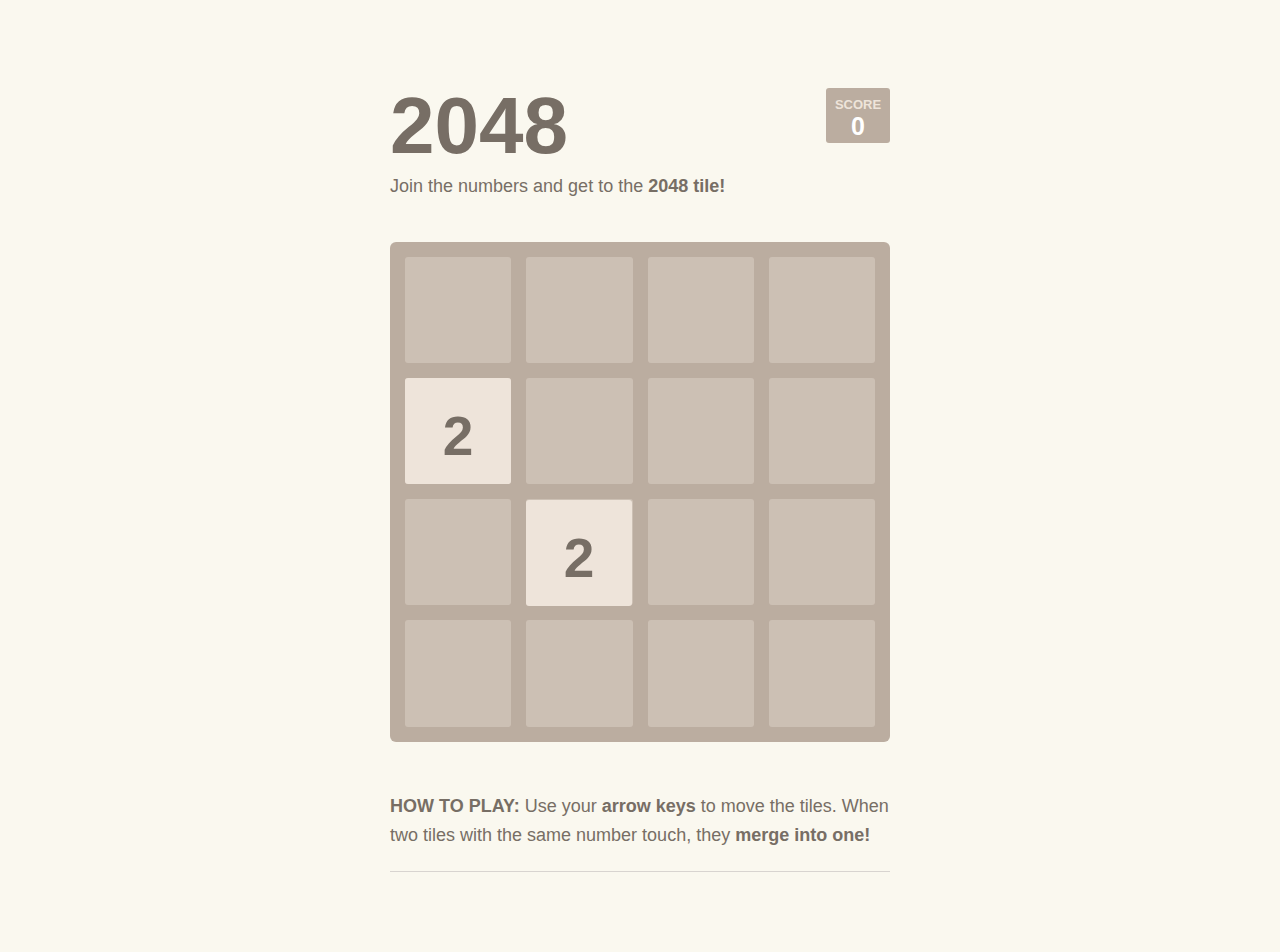
<file: lab/2048/index.html>
<!DOCTYPE html>
<html lang="en">
<head>
	<meta charset="UTF-8">
	<title>2048</title>
	<link rel="stylesheet" href="app.css">
</head>
<body>

<div class="container">
	<div class="heading">
		<h1 class="title">2048</h1>
		<div class="score-container">0</div>
	</div>
	<p class="game-intro">Join the numbers and get to the <strong>2048 tile!</strong></p>

	<div class="game-container">
		<div class="game-message">
			<p></p>
			<div class="lower">
				<a class="retry-button">Try again</a>
			</div>
		</div>

		<div class="grid-container">
			<div class="grid-row">
				<div class="grid-cell"></div>
				<div class="grid-cell"></div>
				<div class="grid-cell"></div>
				<div class="grid-cell"></div>
			</div>
			<div class="grid-row">
				<div class="grid-cell"></div>
				<div class="grid-cell"></div>
				<div class="grid-cell"></div>
				<div class="grid-cell"></div>
			</div>
			<div class="grid-row">
				<div class="grid-cell"></div>
				<div class="grid-cell"></div>
				<div class="grid-cell"></div>
				<div class="grid-cell"></div>
			</div>
			<div class="grid-row">
				<div class="grid-cell"></div>
				<div class="grid-cell"></div>
				<div class="grid-cell"></div>
				<div class="grid-cell"></div>
			</div>
		</div>

		<div class="tile-container">

		</div>
	</div>

	<p class="game-explanation">
		<strong class="important">How to play:</strong> Use your <strong>arrow keys</strong> to move the tiles. When two tiles with the same number touch, they <strong>merge into one!</strong>
	</p>
	<hr>
</div>

<script src="../commonLib/hammer.min.js"></script>
<script src="app.js"></script>
</body>
</html>
</file>
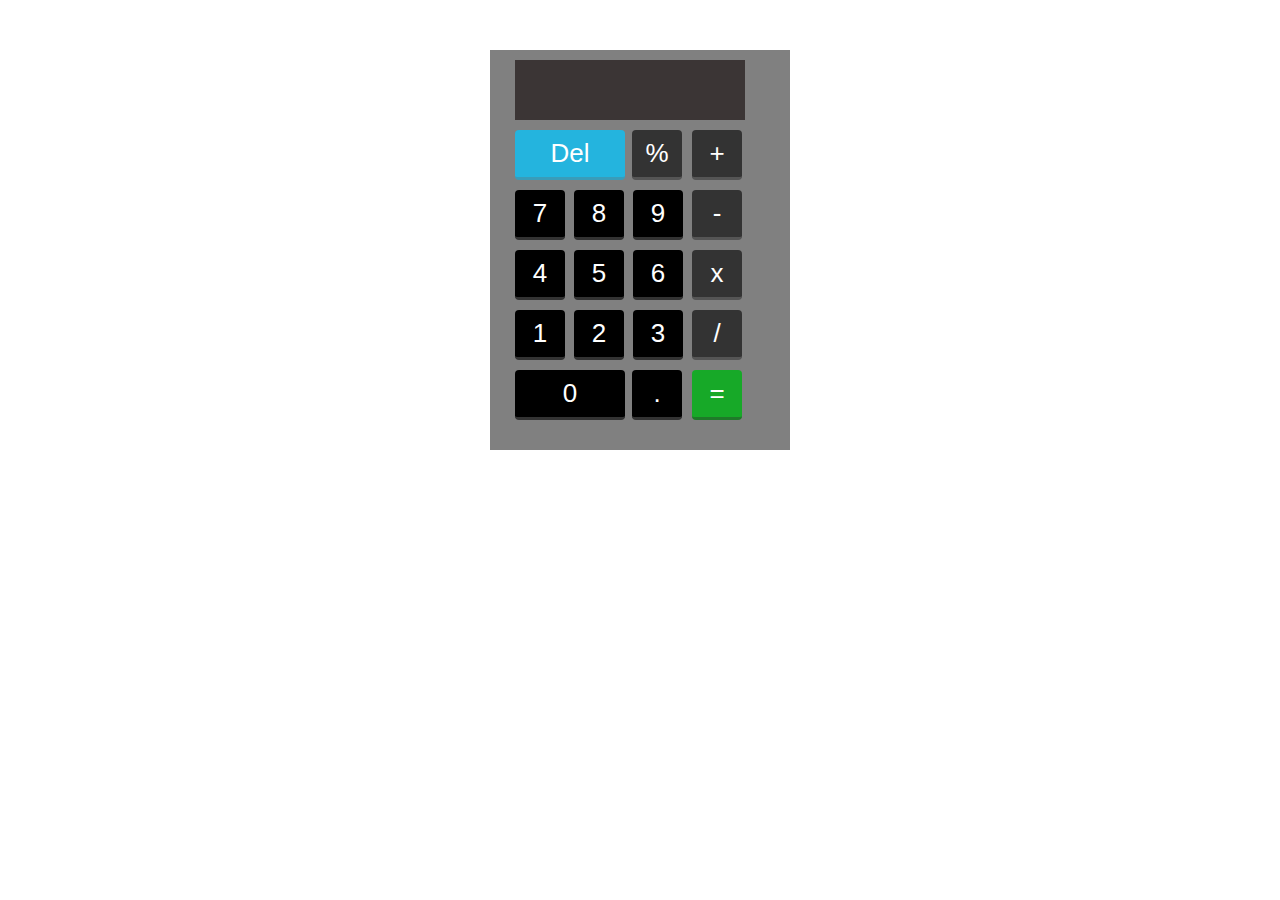
<file: lab/Calculator/index.html>
<!DOCTYPE html>
<html lang="en">
<head>
	<meta charset="UTF-8">
	<title>小港計算器</title>
	<link rel="stylesheet" href="app.css">
</head>
<body>

<div id="background"><!-- Main background -->

	<div id="result"></div>

	<div id="main">
		<div id="first-rows">
			<button class="del-bg" id="delete">Del</button>
			<button value="%" class="btn-style operator opera-bg fall-back">%</button>
			<button value="+" class="btn-style opera-bg value align operator">+</button>
		</div>

		<div class="rows">
			<button value="7" class="btn-style num-bg num first-child">7</button>
			<button value="8" class="btn-style num-bg num">8</button>
			<button value="9" class="btn-style num-bg num">9</button>
			<button value="-" class="btn-style opera-bg operator">-</button>
		</div>

		<div class="rows">
			<button value="4" class="btn-style num-bg num first-child">4</button>
			<button value="5" class="btn-style num-bg num">5</button>
			<button value="6" class="btn-style num-bg num">6</button>
			<button value="*" class="btn-style opera-bg operator">x</button>
		</div>

		<div class="rows">
			<button value="1" class="btn-style num-bg num first-child">1</button>
			<button value="2" class="btn-style num-bg num">2</button>
			<button value="3" class="btn-style num-bg num">3</button>
			<button value="/" class="btn-style opera-bg operator">/</button>
		</div>

		<div class="rows">
			<button value="0" class="num-bg zero" id="delete">0</button>
			<button value="." class="btn-style num-bg period fall-back">.</button>
			<button value="=" id="eqn-bg" class="eqn align">=</button>
		</div>

	</div>

</div>

<script src="app.js"></script>

</body>
</html>
</file>
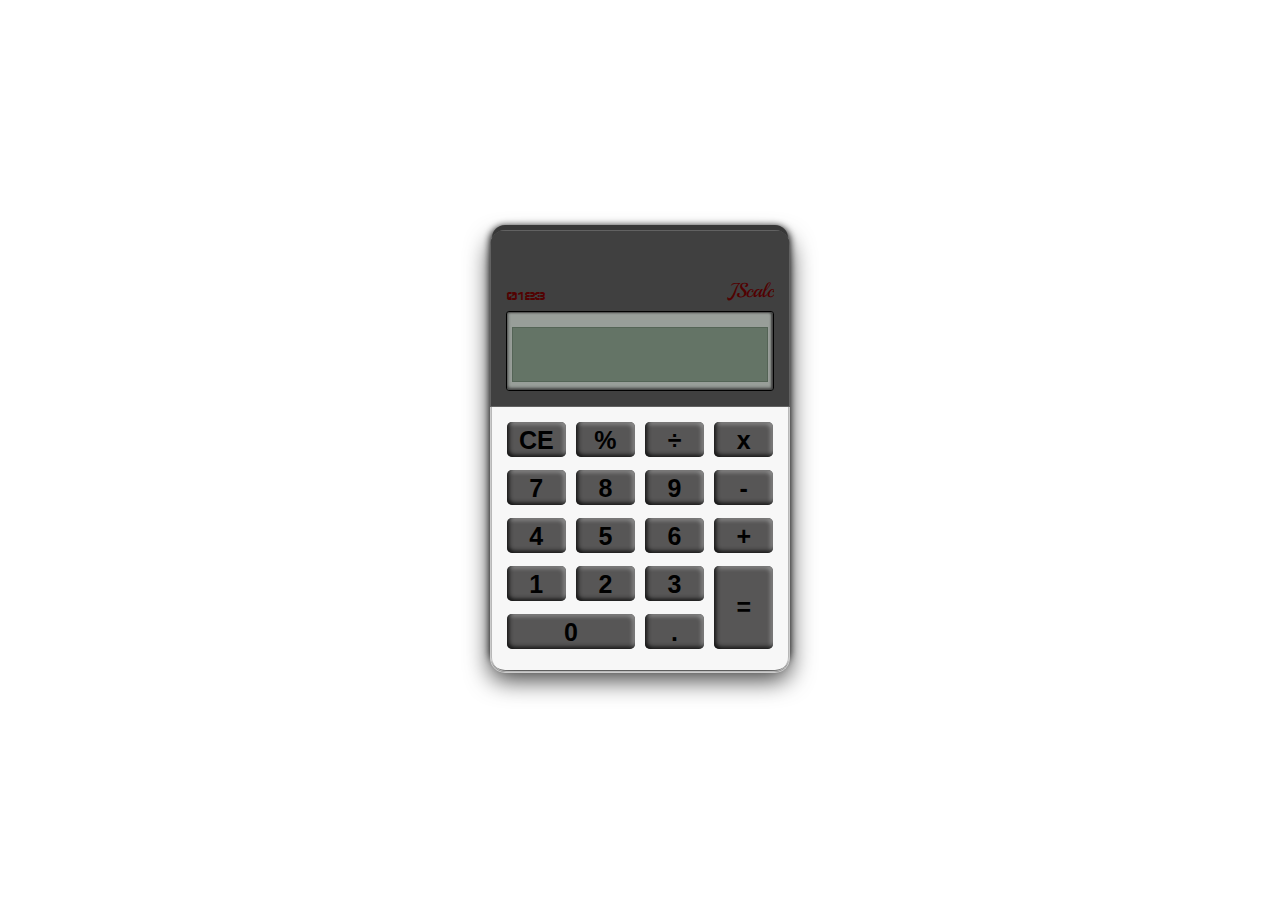
<file: lab/JSCal/index.html>
<html>
<head>
	<meta charset="utf-8" />
	<meta http-equiv="X-UA-Compatible" content="IE=edge">
	<meta name="description" content="">
	<meta name="viewport" content="width=device-width, initial-scale=1.0" />
	<title>小港計算器</title>
	<link rel="stylesheet" href="../commonLib/font-awesome.min.css">
	<link rel="stylesheet" href="../commonLib/bootstrap.min.css">
	<link rel="stylesheet" href="app.css">
</head>

<body>

<div class="app">

	<div class="header-container">
		<header>
			<div class="clearfix">
				<div class="app-name pull-left">0123</div>
				<div class="brand pull-right">JScalc</div>
			</div>
			<div class="screen">
				<div class="inner-screen">
					<div class="input-display">
					</div>
				</div>
			</div>
		</header>
	</div>
	<section class="input-area">
		<div class="key-board">
			<div class="key-mat">
				<div class="btn-row">
					<button class="delete-btn">CE</button>
					<button>%</button>
					<button>&divide;</button>
					<button>x</button>
				</div>
				<div class="btn-row">
					<button>7</button>
					<button>8</button>
					<button>9</button>
					<button>-</button>
				</div>
				<div class="btn-row">
					<button>4</button>
					<button>5</button>
					<button>6</button>
					<button>+</button>
				</div>
				<div class="btn-row">
					<button>1</button>
					<button>2</button>
					<button>3</button>
					<button class="equals-btn">=</button>
				</div>
				<div class="btn-row">
					<button class="zero-btn">0</button>
					<button class="dot-btn">.</button>
					<button class="hide"></button>
				</div>
			</div>
		</div>
	</section>
</div>

<script src="../commonLib/jquery.min.js"></script>
<script src="../commonLib/bootstrap.min.js"></script>
<script src="app.js"></script>
</body>
</html>
</file>
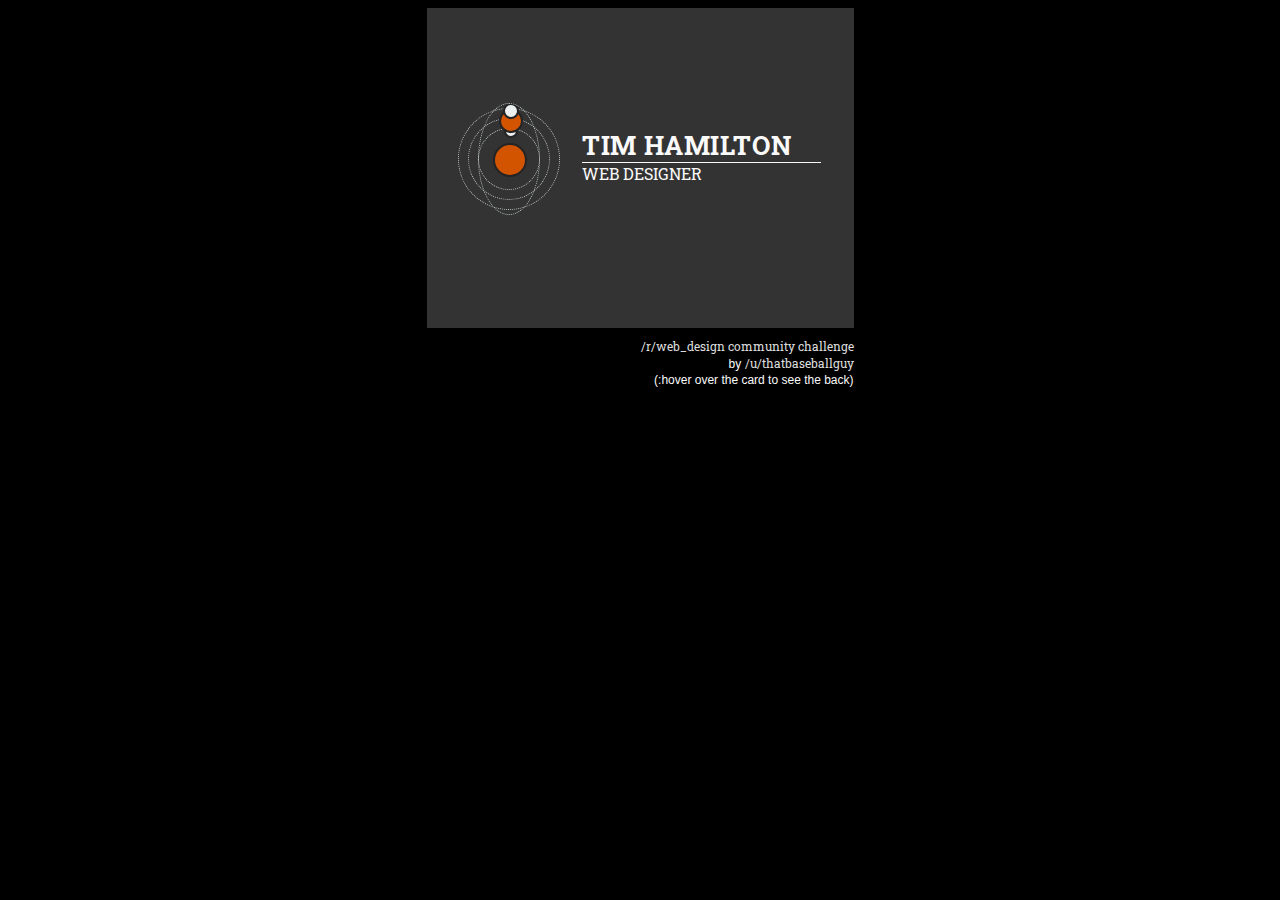
<file: lab/NamecardAnimation/index.html>
<!DOCTYPE html>
<html lang="en">
<head>
	<meta charset="UTF-8">
	<title>名片-動態風格</title>
	<link rel="stylesheet" href="app.css">
</head>
<body>

<div class="wrapper">

	<div class="card front">
		<div class="inner-wrap">
			<div class="orbit">
				<div class="sun"></div>
				<div class="p1-orbit">
					<div class="p1"></div>
				</div>
				<div class="p2-orbit">
					<div class="p2"></div>
				</div>
				<div class="p3-orbit">
					<div class="p3"></div>
				</div>
				<div class="p4-orbit">
					<div class="p4"></div>
				</div>
			</div>
			<div class="name-wrap">
				<div class="name">Tim Hamilton</div>
				<div class="title">Web Designer</div>
			</div>
		</div>
	</div>

	<div class="card back">
		<div class="inner-wrap">
			<div class="orbit">
				<div class="sun">
				</div>
				<div class="p1-orbit">
					<div class="p1"></div>
				</div>
				<div class="p2-orbit">
					<div class="p2"></div>
				</div>
				<div class="p3-orbit">
					<div class="p3"></div>
				</div>
				<div class="p4-orbit">
					<div class="p4"></div>
				</div>
			</div>
			<div class="name-wrap">
				<div class="name">Tim Hamilton</div>
				<div class="title">Web Designer</div>
			</div>
			<div class="contact">
				<p>
					<a href="mailto:hello@timhamilton.ca" target="_blank">hello@timhamilton.ca</a><br>
					403.555.5555<br>
					<a href="http://www.timhamilton.ca" target="_blank">www.timhamilton.ca</a>
				</p>
			</div>
		</div>
	</div>
</div>

<p class="info"><a href="http://www.reddit.com/r/web_design/comments/2bah6s/community_challenge_design_your_own_business_card/" target="_blank">/r/web_design community challenge</a><br>
	by <a href="http://www.reddit.com/user/thatbaseballguy/" target="_blank">/u/thatbaseballguy</a><br>
	(:hover over the card to see the back)
</p>

</body>
</html>
</file>
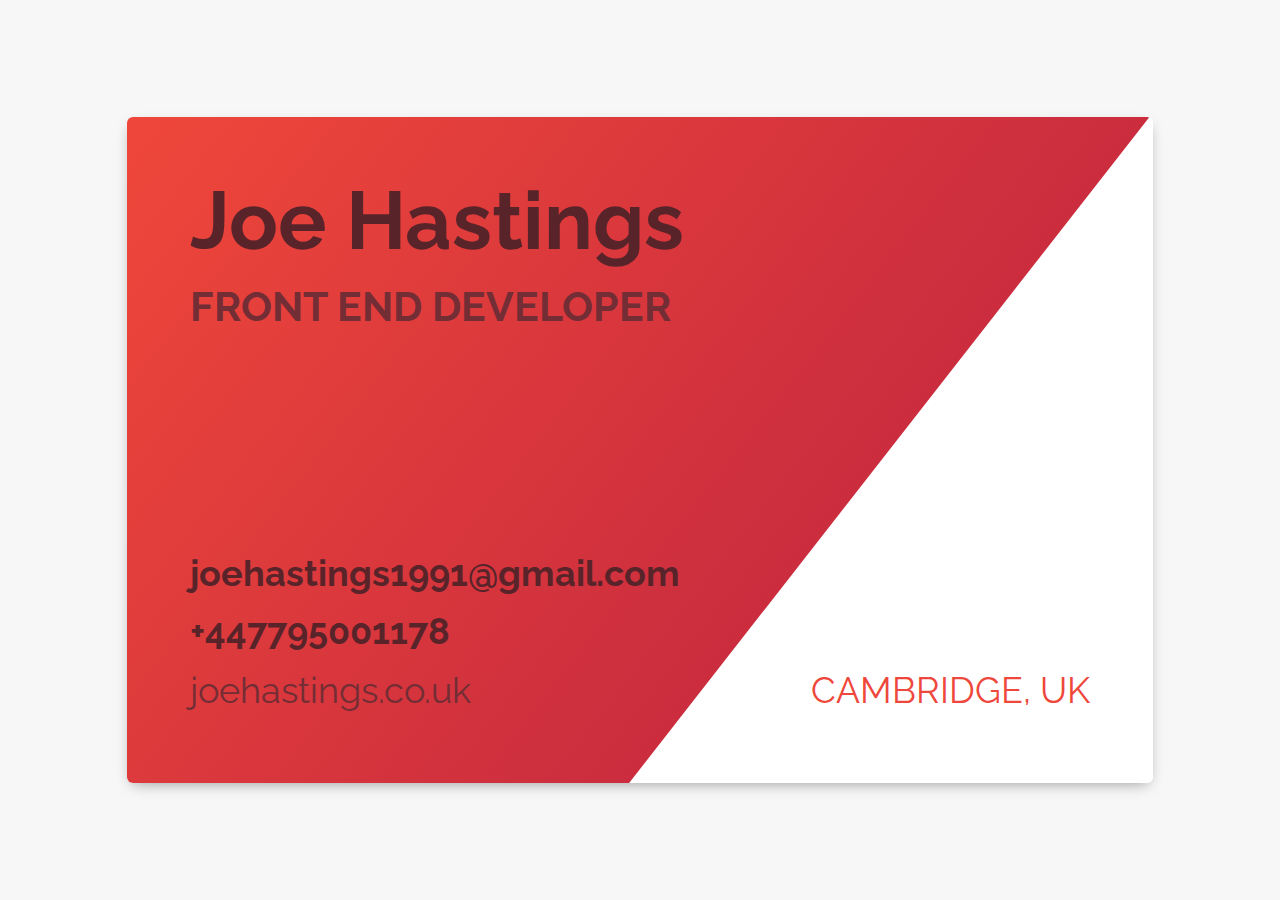
<file: lab/NamecardColorful/index.html>
<!DOCTYPE html>
<html lang="en">
<head>
	<meta charset="UTF-8">
	<title>名片-彩色風格</title>
	<link rel="stylesheet" href="app.css">
</head>
<body>

<div class='business-card'>
	<div class='content'>
		<div class='top'>
			<div class='name'>Joe Hastings</div>
			<div class='profession'>Front end developer</div>
		</div>
		<div class='bottom'>
			<div class='left'>
				<div class='email'>joehastings1991@gmail.com</div>
				<div class='phone'>+447795001178</div>
				<div class='website'>joehastings.co.uk</div>
			</div>
			<div class='right'>
				<div class='location'>Cambridge, UK</div>
			</div>
		</div>
	</div>
	<div class='background'>
		<div class='slice'></div>
	</div>
</div>

</body>
</html>
</file>
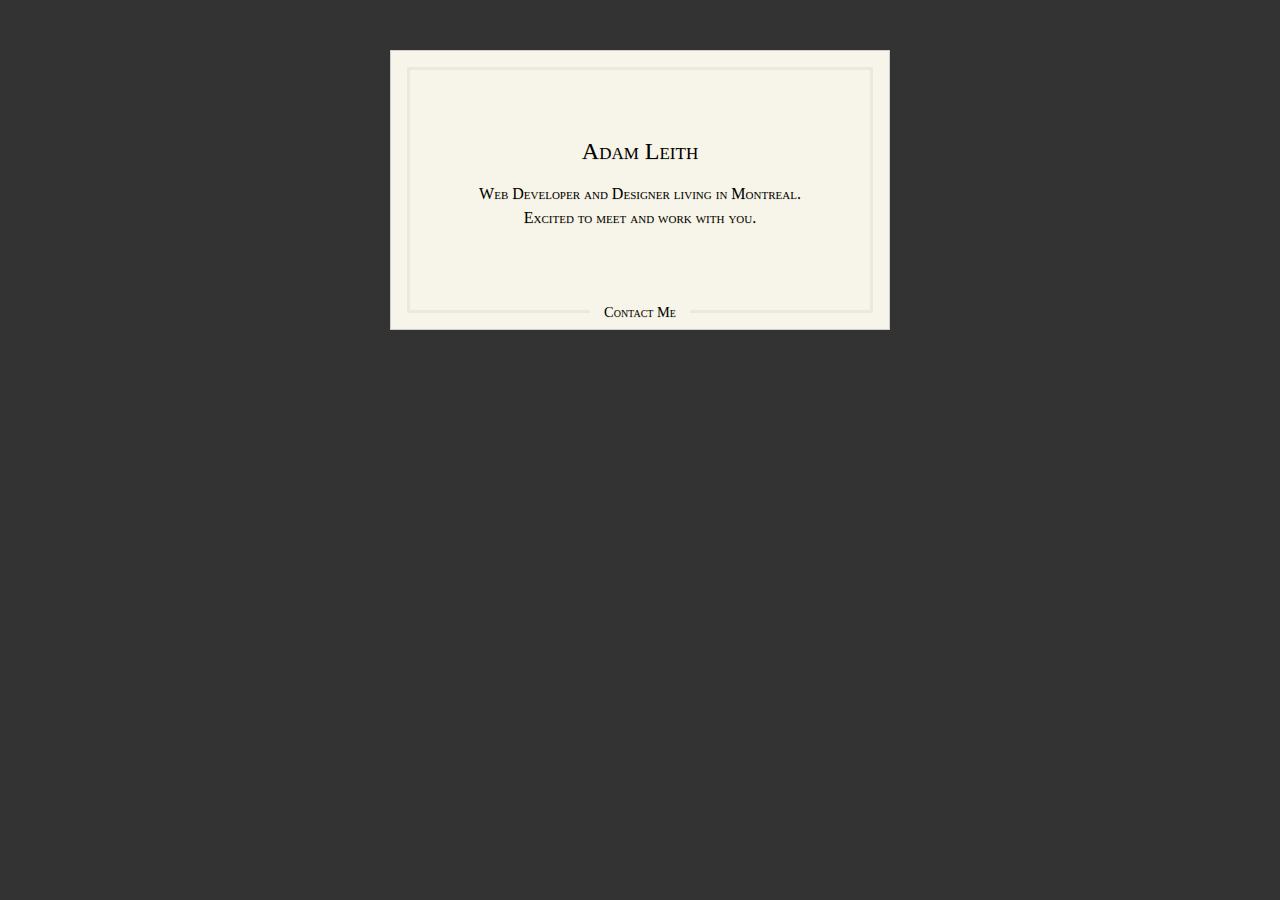
<file: lab/NamecardSimple/index.html>
<!DOCTYPE html>
<html lang="en">
<head>
	<meta charset="UTF-8">
	<title>名片-簡潔風格</title>
	<link rel="stylesheet" href="app.css">
</head>
<body>

<div class="card">
	<div class="card-inner">
		<h2>Adam Leith</h2>

		<p>Web Developer and Designer living in Montreal.</p>
		<p>Excited to meet and work with you.</p>
		<a href="#" target="_blank" class="bottom">Contact Me</a>
	</div>
</div>

</body>
</html>
</file>
<file: lab/2048/app.css>
html, body {
  margin: 0;
  padding: 0;
  background: #faf8ef;
  color: #776E65;
  font-family: "Clear Sans", "Helvetica Neue", Arial, sans-serif;
  font-size: 18px;
}

body {
  margin: 80px 0;
}

.heading:after {
  content: "";
  display: block;
  clear: both;
}

h1.title {
  font-size: 80px;
  font-weight: bold;
  margin: 0;
  display: block;
  float: left;
}

@-webkit-keyframes $animation-name {
  0% {
    top: 25px;
    opacity: 1;
  }
  100% {
    top: -50px;
    opacity: 0;
  }
}
@-moz-keyframes $animation-name {
  0% {
    top: 25px;
    opacity: 1;
  }
  100% {
    top: -50px;
    opacity: 0;
  }
}
@keyframes $animation-name {
  0% {
    top: 25px;
    opacity: 1;
  }
  100% {
    top: -50px;
    opacity: 0;
  }
}
.score-container {
  position: relative;
  float: right;
  background: #bbada0;
  padding: 15px 25px;
  font-size: 25px;
  height: 25px;
  line-height: 47px;
  font-weight: bold;
  border-radius: 3px;
  color: white;
  margin-top: 8px;
}
.score-container:after {
  position: absolute;
  width: 100%;
  top: 10px;
  left: 0;
  content: "Score";
  text-transform: uppercase;
  font-size: 13px;
  line-height: 13px;
  text-align: center;
  color: #eee4da;
}
.score-container .score-addition {
  position: absolute;
  right: 30px;
  color: red;
  font-size: 25px;
  line-height: 25px;
  font-weight: bold;
  color: rgba(119, 110, 101, 0.9);
  z-index: 100;
  -webkit-animation: move-up 600ms ease-in;
  -moz-animation: move-up 600ms ease-in;
  -webkit-animation-fill-mode: both;
  -moz-animation-fill-mode: both;
}

p {
  margin-top: 0;
  margin-bottom: 10px;
  line-height: 1.65;
}

a {
  color: #776E65;
  font-weight: bold;
  text-decoration: underline;
  cursor: pointer;
}

strong.important {
  text-transform: uppercase;
}

hr {
  border: none;
  border-bottom: 1px solid #d8d4d0;
  margin-top: 20px;
  margin-bottom: 30px;
}

.container {
  width: 500px;
  margin: 0 auto;
}

@-webkit-keyframes $animation-name {
  0% {
    opacity: 0;
  }
  100% {
    opacity: 1;
  }
}
@-moz-keyframes $animation-name {
  0% {
    opacity: 0;
  }
  100% {
    opacity: 1;
  }
}
@keyframes $animation-name {
  0% {
    opacity: 0;
  }
  100% {
    opacity: 1;
  }
}
.game-container {
  margin-top: 40px;
  position: relative;
  padding: 15px;
  cursor: default;
  -webkit-touch-callout: none;
  -webkit-user-select: none;
  -moz-user-select: none;
  background: #bbada0;
  border-radius: 6px;
  width: 500px;
  height: 500px;
  -webkit-box-sizing: border-box;
  -moz-box-sizing: border-box;
  box-sizing: border-box;
}
.game-container .game-message {
  display: none;
  position: absolute;
  top: 0;
  right: 0;
  bottom: 0;
  left: 0;
  background: rgba(238, 228, 218, 0.5);
  z-index: 100;
  text-align: center;
  -webkit-animation: fade-in 800ms ease 1200ms;
  -moz-animation: fade-in 800ms ease 1200ms;
  -webkit-animation-fill-mode: both;
  -moz-animation-fill-mode: both;
}
.game-container .game-message p {
  font-size: 60px;
  font-weight: bold;
  height: 60px;
  line-height: 60px;
  margin-top: 222px;
}
.game-container .game-message .lower {
  display: block;
  margin-top: 59px;
}
.game-container .game-message a {
  display: inline-block;
  background: #8f7a66;
  border-radius: 3px;
  padding: 0 20px;
  text-decoration: none;
  color: #f9f6f2;
  height: 40px;
  line-height: 42px;
  margin-left: 9px;
}
.game-container .game-message.game-won {
  background: rgba(237, 194, 46, 0.5);
  color: #f9f6f2;
}
.game-container .game-message.game-won, .game-container .game-message.game-over {
  display: block;
}

.grid-container {
  position: absolute;
  z-index: 1;
}

.grid-row {
  margin-bottom: 15px;
}
.grid-row:last-child {
  margin-bottom: 0;
}
.grid-row:after {
  content: "";
  display: block;
  clear: both;
}

.grid-cell {
  width: 106.25px;
  height: 106.25px;
  margin-right: 15px;
  float: left;
  border-radius: 3px;
  background: rgba(238, 228, 218, 0.35);
}
.grid-cell:last-child {
  margin-right: 0;
}

.tile-container {
  position: absolute;
  z-index: 2;
}

.tile {
  width: 106.25px;
  height: 106.25px;
  line-height: 116.25px;
}
.tile.tile-position-1-1 {
  position: absolute;
  left: 0px;
  top: 0px;
}
.tile.tile-position-1-2 {
  position: absolute;
  left: 0px;
  top: 121px;
}
.tile.tile-position-1-3 {
  position: absolute;
  left: 0px;
  top: 243px;
}
.tile.tile-position-1-4 {
  position: absolute;
  left: 0px;
  top: 364px;
}
.tile.tile-position-2-1 {
  position: absolute;
  left: 121px;
  top: 0px;
}
.tile.tile-position-2-2 {
  position: absolute;
  left: 121px;
  top: 121px;
}
.tile.tile-position-2-3 {
  position: absolute;
  left: 121px;
  top: 243px;
}
.tile.tile-position-2-4 {
  position: absolute;
  left: 121px;
  top: 364px;
}
.tile.tile-position-3-1 {
  position: absolute;
  left: 243px;
  top: 0px;
}
.tile.tile-position-3-2 {
  position: absolute;
  left: 243px;
  top: 121px;
}
.tile.tile-position-3-3 {
  position: absolute;
  left: 243px;
  top: 243px;
}
.tile.tile-position-3-4 {
  position: absolute;
  left: 243px;
  top: 364px;
}
.tile.tile-position-4-1 {
  position: absolute;
  left: 364px;
  top: 0px;
}
.tile.tile-position-4-2 {
  position: absolute;
  left: 364px;
  top: 121px;
}
.tile.tile-position-4-3 {
  position: absolute;
  left: 364px;
  top: 243px;
}
.tile.tile-position-4-4 {
  position: absolute;
  left: 364px;
  top: 364px;
}

.tile {
  border-radius: 3px;
  background: #eee4da;
  text-align: center;
  font-weight: bold;
  z-index: 10;
  font-size: 55px;
  -webkit-transition: 100ms ease-in-out;
  -moz-transition: 100ms ease-in-out;
  -webkit-transition-property: top, left;
  -moz-transition-property: top, left;
}
.tile.tile-2 {
  background: #eee4da;
  box-shadow: 0 0 30px 10px rgba(243, 215, 116, 0), inset 0 0 0 1px rgba(255, 255, 255, 0);
}
.tile.tile-4 {
  background: #eee1c9;
  box-shadow: 0 0 30px 10px rgba(243, 215, 116, 0), inset 0 0 0 1px rgba(255, 255, 255, 0);
}
.tile.tile-8 {
  color: #f9f6f2;
  background: #f3b27a;
}
.tile.tile-16 {
  color: #f9f6f2;
  background: #f69664;
}
.tile.tile-32 {
  color: #f9f6f2;
  background: #f77c5f;
}
.tile.tile-64 {
  color: #f9f6f2;
  background: #f75f3b;
}
.tile.tile-128 {
  color: #f9f6f2;
  background: #edd073;
  box-shadow: 0 0 30px 10px rgba(243, 215, 116, 0.2381), inset 0 0 0 1px rgba(255, 255, 255, 0.14286);
  font-size: 45px;
}
@media screen and (max-width: 480px) {
  .tile.tile-128 {
    font-size: 25px;
  }
}
.tile.tile-256 {
  color: #f9f6f2;
  background: #edcc62;
  box-shadow: 0 0 30px 10px rgba(243, 215, 116, 0.31746), inset 0 0 0 1px rgba(255, 255, 255, 0.19048);
  font-size: 45px;
}
@media screen and (max-width: 480px) {
  .tile.tile-256 {
    font-size: 25px;
  }
}
.tile.tile-512 {
  color: #f9f6f2;
  background: #edc950;
  box-shadow: 0 0 30px 10px rgba(243, 215, 116, 0.39683), inset 0 0 0 1px rgba(255, 255, 255, 0.2381);
  font-size: 45px;
}
@media screen and (max-width: 480px) {
  .tile.tile-512 {
    font-size: 25px;
  }
}
.tile.tile-1024 {
  color: #f9f6f2;
  background: #edc53f;
  box-shadow: 0 0 30px 10px rgba(243, 215, 116, 0.47619), inset 0 0 0 1px rgba(255, 255, 255, 0.28571);
  font-size: 35px;
}
@media screen and (max-width: 480px) {
  .tile.tile-1024 {
    font-size: 15px;
  }
}
.tile.tile-2048 {
  color: #f9f6f2;
  background: #edc22e;
  box-shadow: 0 0 30px 10px rgba(243, 215, 116, 0.55556), inset 0 0 0 1px rgba(255, 255, 255, 0.33333);
  font-size: 35px;
}
@media screen and (max-width: 480px) {
  .tile.tile-2048 {
    font-size: 15px;
  }
}

@-webkit-keyframes $animation-name {
  0% {
    opacity: 0;
    -webkit-transform: scale(0);
    -moz-transform: scale(0);
  }
  100% {
    opacity: 1;
    -webkit-transform: scale(1);
    -moz-transform: scale(1);
  }
}
@-moz-keyframes $animation-name {
  0% {
    opacity: 0;
    -webkit-transform: scale(0);
    -moz-transform: scale(0);
  }
  100% {
    opacity: 1;
    -webkit-transform: scale(1);
    -moz-transform: scale(1);
  }
}
@keyframes $animation-name {
  0% {
    opacity: 0;
    -webkit-transform: scale(0);
    -moz-transform: scale(0);
  }
  100% {
    opacity: 1;
    -webkit-transform: scale(1);
    -moz-transform: scale(1);
  }
}
.tile-new {
  -webkit-animation: appear 200ms ease 100ms;
  -moz-animation: appear 200ms ease 100ms;
  -webkit-animation-fill-mode: both;
  -moz-animation-fill-mode: both;
}

@-webkit-keyframes $animation-name {
  0% {
    -webkit-transform: scale(0);
    -moz-transform: scale(0);
  }
  50% {
    -webkit-transform: scale(1.2);
    -moz-transform: scale(1.2);
  }
  100% {
    -webkit-transform: scale(1);
    -moz-transform: scale(1);
  }
}
@-moz-keyframes $animation-name {
  0% {
    -webkit-transform: scale(0);
    -moz-transform: scale(0);
  }
  50% {
    -webkit-transform: scale(1.2);
    -moz-transform: scale(1.2);
  }
  100% {
    -webkit-transform: scale(1);
    -moz-transform: scale(1);
  }
}
@keyframes $animation-name {
  0% {
    -webkit-transform: scale(0);
    -moz-transform: scale(0);
  }
  50% {
    -webkit-transform: scale(1.2);
    -moz-transform: scale(1.2);
  }
  100% {
    -webkit-transform: scale(1);
    -moz-transform: scale(1);
  }
}
.tile-merged {
  z-index: 20;
  -webkit-animation: pop 200ms ease 100ms;
  -moz-animation: pop 200ms ease 100ms;
  -webkit-animation-fill-mode: both;
  -moz-animation-fill-mode: both;
}

.game-intro {
  margin-bottom: 0;
}

.game-explanation {
  margin-top: 50px;
}

@media screen and (max-width: 480px) {
  html, body {
    font-size: 15px;
  }

  body {
    margin: 20px 0;
    padding: 0 20px;
  }

  h1.title {
    font-size: 50px;
  }

  .container {
    width: 280px;
    margin: 0 auto;
  }

  .score-container {
    margin-top: 0;
  }

  .heading {
    margin-bottom: 10px;
  }

  .game-container {
    margin-top: 40px;
    position: relative;
    padding: 15px;
    cursor: default;
    -webkit-touch-callout: none;
    -webkit-user-select: none;
    -moz-user-select: none;
    background: #bbada0;
    border-radius: 6px;
    width: 500px;
    height: 500px;
    -webkit-box-sizing: border-box;
    -moz-box-sizing: border-box;
    box-sizing: border-box;
  }
  .game-container .game-message {
    display: none;
    position: absolute;
    top: 0;
    right: 0;
    bottom: 0;
    left: 0;
    background: rgba(238, 228, 218, 0.5);
    z-index: 100;
    text-align: center;
    -webkit-animation: fade-in 800ms ease 1200ms;
    -moz-animation: fade-in 800ms ease 1200ms;
    -webkit-animation-fill-mode: both;
    -moz-animation-fill-mode: both;
  }
  .game-container .game-message p {
    font-size: 60px;
    font-weight: bold;
    height: 60px;
    line-height: 60px;
    margin-top: 222px;
  }
  .game-container .game-message .lower {
    display: block;
    margin-top: 59px;
  }
  .game-container .game-message a {
    display: inline-block;
    background: #8f7a66;
    border-radius: 3px;
    padding: 0 20px;
    text-decoration: none;
    color: #f9f6f2;
    height: 40px;
    line-height: 42px;
    margin-left: 9px;
  }
  .game-container .game-message.game-won {
    background: rgba(237, 194, 46, 0.5);
    color: #f9f6f2;
  }
  .game-container .game-message.game-won, .game-container .game-message.game-over {
    display: block;
  }

  .grid-container {
    position: absolute;
    z-index: 1;
  }

  .grid-row {
    margin-bottom: 15px;
  }
  .grid-row:last-child {
    margin-bottom: 0;
  }
  .grid-row:after {
    content: "";
    display: block;
    clear: both;
  }

  .grid-cell {
    width: 106.25px;
    height: 106.25px;
    margin-right: 15px;
    float: left;
    border-radius: 3px;
    background: rgba(238, 228, 218, 0.35);
  }
  .grid-cell:last-child {
    margin-right: 0;
  }

  .tile-container {
    position: absolute;
    z-index: 2;
  }

  .tile {
    width: 106.25px;
    height: 106.25px;
    line-height: 116.25px;
  }
  .tile.tile-position-1-1 {
    position: absolute;
    left: 0px;
    top: 0px;
  }
  .tile.tile-position-1-2 {
    position: absolute;
    left: 0px;
    top: 121px;
  }
  .tile.tile-position-1-3 {
    position: absolute;
    left: 0px;
    top: 243px;
  }
  .tile.tile-position-1-4 {
    position: absolute;
    left: 0px;
    top: 364px;
  }
  .tile.tile-position-2-1 {
    position: absolute;
    left: 121px;
    top: 0px;
  }
  .tile.tile-position-2-2 {
    position: absolute;
    left: 121px;
    top: 121px;
  }
  .tile.tile-position-2-3 {
    position: absolute;
    left: 121px;
    top: 243px;
  }
  .tile.tile-position-2-4 {
    position: absolute;
    left: 121px;
    top: 364px;
  }
  .tile.tile-position-3-1 {
    position: absolute;
    left: 243px;
    top: 0px;
  }
  .tile.tile-position-3-2 {
    position: absolute;
    left: 243px;
    top: 121px;
  }
  .tile.tile-position-3-3 {
    position: absolute;
    left: 243px;
    top: 243px;
  }
  .tile.tile-position-3-4 {
    position: absolute;
    left: 243px;
    top: 364px;
  }
  .tile.tile-position-4-1 {
    position: absolute;
    left: 364px;
    top: 0px;
  }
  .tile.tile-position-4-2 {
    position: absolute;
    left: 364px;
    top: 121px;
  }
  .tile.tile-position-4-3 {
    position: absolute;
    left: 364px;
    top: 243px;
  }
  .tile.tile-position-4-4 {
    position: absolute;
    left: 364px;
    top: 364px;
  }

  .game-container {
    margin-top: 20px;
  }

  .tile {
    font-size: 35px;
  }

  .game-message p {
    font-size: 30px !important;
    height: 30px !important;
    line-height: 30px !important;
    margin-top: 90px !important;
  }
  .game-message .lower {
    margin-top: 30px !important;
  }
}
</file>
<file: lab/Calculator/app.css>
body {
  background:#ffffff;
}

#background {
  width:300px;
  height:400px;
  background:gray;
  margin:50px auto;
}

button {
  border:0;
  color:#fff;
}

#result {
  display:block;
  font-family: sans-serif;
  width:230px;
  height:40px;
  margin:10px auto;
  text-align: right;
  border:0;
  background:#3b3535;
  color:#fff;
  padding-top:20px;
  font-size:20px;
  margin-left: 25px;
  outline: none;
  overflow: hidden;
  letter-spacing: 4px;
  position: relative;
  top:10px;
}

#result:hover {

  cursor: text;

}

#first-rows {
  margin-bottom: 20px;
  position: relative;
  top:10px;
}

.rows {
  width:300px;
  margin-top:10px;
}

#delete {
  width:110px;
  height:50px;
  margin-left:25px;
  border-radius:4px;
}

/* Aligning the division and dot button properly */
.fall-back {
  margin-left:3px !important;
}

/* Aligning the addition and equals to button properly */
.align {
  margin-left: 6px !important;
}

/* Button styling */
.btn-style {
  width:50px;
  height:50px;
  margin-left:5px;
  border-radius:4px;
}

.eqn {
  width:50px;
  height:50px;
  margin-left:5px;
  border-radius:4px;
}

.first-child {
  margin-left:25px;
}


/* Adding background color to the number values */
.num-bg {
  background:#000;
  color:#fff;
  font-size:26px;
  cursor:pointer;
  outline:none;
  border-bottom:3px solid #333;
}

.num-bg:active {
  background:#000;
  color:#fff;
  font-size:26px;
  cursor:pointer;
  outline:none;
  box-shadow: inset 5px 5px 5px #555;
}

/*Adding background color to the operator values */
.opera-bg {
  background:#333;
  color:#fff;
  font-size:26px;
  cursor: pointer;
  outline:none;
  border-bottom:3px solid #555;
}

.opera-bg:active {
  background:#333;
  color:#fff;
  font-size:26px;
  cursor: pointer;
  outline:none;
  box-shadow: inset 4px 4px 4px #555;
}

/*Adding a background color to the delete button */
.del-bg {
  background:#24b4de;
  color:#fff;
  font-size:26px;
  cursor: pointer;
  outline:none;
  border-bottom:3px solid #399cb9;
}

.del-bg:active {
  background:#24b4de;
  color:#fff;
  font-size:26px;
  cursor: pointer;
  outline:none;
  box-shadow: inset 4px 4px 4px #399cb9;
}

/*Adding a background color to the equals to button */
#eqn-bg {
  background:#17a928;
  color:#fff;
  font-size:26px;
  cursor: pointer;
  outline:none;
  border-bottom:3px solid #1f7a29;
}

#eqn-bg:active {
  background:#17a928;
  color:#fff;
  font-size:26px;
  cursor: pointer;
  outline:none;
  box-shadow: inset 4px 4px 4px #1f7a29;
}

@-webkit-keyframes bgChange {
  0% {
	background:#24b4de;
  }

  50% {
	background:#17a928;
  }

  100% {
	background:#399cb9;
  }
}
</file>
<file: lab/NamecardAnimation/app.css>
@import url(https://fonts.googleapis.com/css?family=Roboto+Slab:400,700);

body {background: #000;  font-family: 'roboto slab', serif; }
.wrapper {width: 427px; height: 320px; position: relative; margin: 0 auto;}

.card {width: 427px; height: 320px; position: absolute; top: 0; left: 0;}

.front {background: #333; color: #fafafa; text-transform: uppercase; z-index: 1; }
.front .inner-wrap {width: 85%; margin: 120px auto;}

/*orbit*/
.front .orbit {position: relative; top: -20px; float: left; height: 100px; width: 27%; }
.front .sun {position: absolute; top: 50%; left: 50%; height: 30px; width: 30px; margin-top: -15px; margin-left: -15px; background: #d35400; border-radius: 50%; border: 2px solid #242424;}

.front .p1 {position: absolute; top: 0;
	left: 50%; height: 10px; width: 10px; margin-left: -5px; margin-top: -5px;
	border-radius: 50%; background: #ecf0f1;
	border: 2px solid #242424; }

.front .p1-orbit {position: absolute; top: 50%; left: 50%; width: 60px; height: 60px; margin-top: -30px; margin-left: -30px; border-radius: 50%; border: 1px dotted #bdc3c7; -webkit-animation: spin-left 3.5s linear infinite; -moz-animation: spin-left 3.5s linear infinite; -ms-animation: spin-left 3.5s linear infinite; -o-animation: spin-left 3.5s linear infinite; animation: spin-left 3.5s linear infinite; }

.front .p2 {position: absolute; top: 0;
	left: 50%; height: 20px; width: 20px; margin-left: -10px; margin-top: -10px;
	border-radius: 50%; background: #d35400;
	border: 2px solid #242424; }

.front .p2-orbit {position: absolute;
	top: 50%; left: 50%; width: 80px; height: 80px; margin-top: -40px; margin-left: -40px; border-radius: 50%; border: 1px dotted #bdc3c7; -webkit-animation: spin-left 3s linear infinite; -moz-animation: spin-left 3s linear infinite;
	-ms-animation: spin-left 3s linear infinite; -o-animation: spin-left 3s linear infinite; animation: spin-left 3s linear infinite; }

.front .p3 {position: absolute; top: 0;
	left: 50%; height: 12px; width: 12px;
	margin-left: -6px; margin-top: -6px;
	border-radius: 50%; background: #ecf0f1; border: 2px solid #242424; }

.front .p3-orbit {position: absolute;
	top: 50%; left: 50%; width: 100px; height: 100px; margin-top: -50px;
	margin-left: -50px; border-radius: 50%;
	border: 1px dotted #bdc3c7; -webkit-animation: spin-left 4s linear infinite;
	-moz-animation: spin-left 4s linear infinite; -ms-animation: spin-left 4s linear infinite; -o-animation: spin-left 4s linear infinite; animation: spin-left 4s linear infinite; }

.front .p4 {position: absolute; top: 0;
	left: 50%; height: 12px; width: 12px;
	margin-left: -6px; margin-top: -6px;
	border-radius: 50%; background: green;
	border: 2px solid #242424; display: none; }

.front .p4-orbit {position: absolute;
	top: 50%; left: 50%; width: 60px; height: 110px; margin-top: -55px; margin-left: -30px; border-radius: 50%;
	border: 1px dotted #bdc3c7; -webkit-animation: spin-right 4s linear infinite; -moz-animation: spin-right 4s linear infinite; -ms-animation: spin-right 4s linear infinite; -o-animation: spin-right 4s linear infinite; animation: spin-right 4s linear infinite; }

@-webkit-keyframes spin-left {
	100% {-webkit-transform: rotate(360deg); -moz-tranform: rotate(360deg); -ms-transform: rotate(360deg); -o-transform: rotate(360deg); transform: rotate(360deg); } }
@keyframes spin-left {
	100% {-webkit-transform: rotate(360deg); -moz-transform: rotate(360deg); -ms-transform: rotate(360deg); -o-transform: rotate(360deg); transform: rotate(360deg); } }
@-webkit-keyframes spin-right {
	100% {-webkit-transform: rotate(-360deg); -moz-tranform: rotate(-360deg); -ms-transform: rotate(-360deg); -o-transform: rotate(-360deg); transform: rotate(-360deg); } }
@keyframes spin-right {
	100% {-webkit-transform: rotate(-360deg); -moz-transform: rotate(-360deg); -ms-transform: rotate(-360deg); -o-transform: rotate(-360deg); transform: rotate(-360deg); } }

.front .name-wrap {width: 66%; float: right;}
.front .name-wrap:after {clear: both;}
.front .name {font-size: 26px; font-weight: 700; letter-spacing: .03em; border-bottom: 1px solid #fafafa;}

/*back*/
.back {background: #fafafa; color: #333; text-align: center; z-index: 0;}
.back .inner-wrap {width: 55%; margin: 40px auto;}
.back .name-wrap {text-transform: uppercase; padding-bottom: 10px; border-bottom: 1px solid #333;}
.back .name {color: #d35400; font-weight: 700; font-size: 22px; font-weight: 700;}
.back .title {font-weight: 700;}
.contact {font-size: 14px; line-height: 18px;}
a, a:visited {text-decoration: none; color: #333; -webkit-transition: all .3s ease-in-out; -moz-transition: all .3s ease-in-out; -o-transition: all .3s ease-in-out; transition: all .3s ease-in-out;}
a:hover {color: #d35400; -webkit-transition: all .3s ease-in-out; -moz-transition: all .3s ease-in-out; -o-transition: all .3s ease-in-out; transition: all .3s ease-in-out;}

/*orbit*/
.back .orbit {position: relative; height: 80px; margin: 0 auto;}
.back .sun {position: absolute; top: 50%; left: 50%; height: 12px; width: 12px; margin-top: -6px; margin-left: -6px; background: #d35400; border-radius: 50%; border: 1px solid #242424; }

.back .p1 {position: absolute; top: 0;
	left: 50%; height: 8px; width: 8px; margin-left: -4px; margin-top: -4px;
	border-radius: 50%; background: #ecf0f1;
	border: 1px solid #242424; }

.back .p1-orbit {position: absolute;
	top: 50%; left: 50%; width: 30px;
	height:30px; margin-top: -15px; margin-left: -15px; border-radius: 50%;
	border: 1px dotted #333; -webkit-animation: spin-left 3.5s linear infinite; -moz-animation: spin-left 3.5s linear infinite; -ms-animation: spin-left 3.5s linear infinite; -o-animation: spin-left 3.5s linear infinite; animation: spin-left 3.5s linear infinite; }

.back .p2 {position: absolute; top: 0;
	left: 50%; height: 10px; width: 10px;
	margin-left: -5px; margin-top: -5px;
	border-radius: 50%; background: #d35400;
	border: 1px solid #242424; }

.back .p2-orbit {position: absolute; top: 50%; left: 50%; width: 40px; height: 40px; margin-top: -20px; margin-left: -20px; border-radius: 50%; border: 1px dotted #333; -webkit-animation: spin-left 3s linear infinite; -moz-animation: spin-left 3s linear infinite;
	-ms-animation: spin-left 3s linear infinite; -o-animation: spin-left 3s linear infinite; animation: spin-left 3s linear infinite; }

.back .p3 {position: absolute; top: 0;
	left: 50%; height: 6px; width: 6px; margin-left: -3px; margin-top: -3px; border-radius: 50%; background: #ecf0f1;
	border: 1px solid #242424; }

.back .p3-orbit {position: absolute;
	top: 50%; left: 50%; width: 50px;
	height: 50px; margin-top: -25px;
	margin-left: -25px; border-radius: 50%;
	border: 1px dotted #333; -webkit-animation: spin-left 4s linear infinite;
	-moz-animation: spin-left 4s linear infinite; -ms-animation: spin-left 4s linear infinite; -o-animation: spin-left 4s linear infinite; animation: spin-left 4s linear infinite; }

.back .p4-orbit {position: absolute; top: 50%; left: 50%; width: 34px; height: 66px; margin-top: -33px; margin-left: -17px; border-radius: 50%;
	border: 1px dotted #333; -webkit-animation: spin-right 4s linear infinite; -moz-animation: spin-right 4s linear infinite; -ms-animation: spin-right 4s linear infinite; -o-animation: spin-right 4s linear infinite; animation: spin-right 4s linear infinite;}

.wrapper:hover .front {opacity:0; z-index: 0; -webkit-transition: all .3s ease-in-out; -moz-transition: all .3s ease-in-out; -o-transition: all .3s ease-in-out; transition: all .3s ease-in-out;}
.wrapper:hover .back {opacity:1; -webkit-transition: all .3s ease-in-out; -moz-transition: all .3s ease-in-out; -o-transition: all .3s ease-in-out; transition: all .3s ease-in-out;}

.info {color: #fafafa; font-family: sans-serif; width: 427px; margin: 10px auto; font-size: 12px; line-height: 16px; text-align: right;}
.info a, .info a:visited {color: #ddd; font-family: 'roboto slab', serif;}
.info a:hover {color: #d35400;}
</file>
<file: lab/NamecardColorful/app.css>
@import url('https://fonts.googleapis.com/css?family=Raleway:400,700');
.business-card {
	display: grid;
	overflow: hidden;
	position: relative;
	line-height: 1.6;
	font-size: 4.5vmin;
	width: 100vmin;
	height: 60vmin;
	padding: 7vmin;
	border-radius: 6px;
	box-shadow: 0 5px 15px -5px rgba(0, 0, 0, 0.4);
}
.content {
	z-index: 2;
	display: grid;
	grid-template-columns: 1fr;
	grid-template-rows: 1fr 1fr 1fr;
	font-family: 'Raleway', sans-serif;
	color: #58242a;
}
.top {
	display: grid;
	grid-column: 0.33333333;
	grid-row: 1;
	align-content: start;
	grid-gap: 1.5vmin;
	animation: inLeft;
	animation-duration: 1s;
}
.name {
	font-size: 2em;
	font-weight: 700;
	line-height: 1;
}
.profession {
	color: #732d35;
	text-transform: uppercase;
	font-size: 1em;
	font-weight: 700;
}
.bottom {
	display: grid;
	grid-column: 0.33333333;
	grid-row: 3;
	grid-template-columns: 1fr 1fr 1fr;
	align-content: end;
}
.bottom .left {
	font-weight: 700;
	font-size: 0.9em;
	grid-column: 1;
	animation: inLeft;
	animation-duration: 1s;
}
.bottom .right {
	grid-column: 3;
	align-self: end;
	animation: inRight;
	animation-duration: 1s;
}
.website {
	color: #732d35;
	font-weight: 400;
}
.location {
	white-space: nowrap;
	text-align: right;
	color: #ee473b;
	text-transform: uppercase;
	font-size: 0.9em;
}
.background {
	z-index: 1;
	background-color: #FFFFFF;
	position: absolute;
	top: 0;
	left: 0;
	bottom: 0;
	right: 0;
}
.slice {
	top: -59vmin;
	left: -1vmin;
	position: absolute;
	width: 90vmin;
	height: 150vmin;
	background: #ef473a;
	background: -webkit-linear-gradient(to right, #ef473a, #cb2d3e);
	background: linear-gradient(to right, #ef473a, #cb2d3e);
	transform: rotate(38deg);
	animation: inRotate;
	animation-duration: 1s;
}
@keyframes inRotate {
	0% {
		transform: translateX(-100vmin) rotate(15deg);
	}
	100% {
		transform: translateX(0) rotate(38deg);
	}
}
@keyframes inLeft {
	0% {
		transform: translateX(-100vmin);
	}
	100% {
		transform: translateX(0);
	}
}
@keyframes inRight {
	0% {
		transform: translateX(100vmin);
	}
	100% {
		transform: translateX(0);
	}
}
html {
	height: 100%;
}
body {
	background: #f7f7f7;
	display: flex;
	justify-content: center;
	align-items: center;
	height: 100%;
	margin: 0;
}
/* Fire */
/* Water */
</file>
<file: lab/NamecardSimple/app.css>
body {
	background: #333;
	font-family: times new roman;
}

* {
	box-sizing: border-box;
}

.card {
	width: 500px;
	height: 280px;
	margin: 50px auto 0;
	border: 1px solid #ccc;
	background: #f7f4e9;
	text-shadow: 0px 1px rgba(0, 0, 0, 0.1), 0px -1px rgba(255, 255, 25, 0.1);
	text-align: center;
	font-variant: small-caps;
	padding: 1em;
	position: relative;
}
.card:before {
	content: "";
	position: absolute;
	left: 0;
	top: 0;
	bottom: 0;
	right: 0;
	transform: rotate(-0.5deg);
	opacity: .1;
	background: url(http://www.photos-public-domain.com/wp-content/uploads/2011/03/white-linen-paper-texture.jpg) no-repeat;
}
.card * {
	font-weight: normal !important;
}

.card-inner {
	content: "";
	width: 100%;
	height: 100%;
	padding: 0 2em;
	border: 3px solid #ede8dd;
	padding-top: 3em;
	font-size: 1em;
	position: relative;
}

h3 {
	margin: .7em 0 1em;
}

p {
	margin: .4em 0;
}

.bottom {
	display: inline-block;
	margin-top: 4.9em;
	padding: 0 1em;
	font-size: .9em;
	background: #f7f4e9;
	text-decoration: none;
	color: inherit;
}
.bottom:hover {
	text-decoration: underline;
}
</file>
<file: lab/JSCal/app.css>
/*@import 'node_modules/bootstrap-sass/assets/stylesheets/bootstrap';*/
@import url(https://fonts.googleapis.com/css?family=Wallpoet|Playball);
* {
  -webkit-touch-callout: none;
  -webkit-user-select: none;
  -moz-user-select: none;
  -ms-user-select: none;
  user-select: none;
  outline-style: none;
  /*IE*/
}

body {
  background-attachment: fixed;
  background-size: cover;
  background-repeat: no-repeat;
  background-image: url("http://www.tiptheme.com/wp-content/uploads/2015/07/paper-background-3.jpeg");
}

.app {
  width: 300px;
  height: 440px;
  max-height: auto;
  position: absolute;
  top: 0;
  left: 0;
  right: 0;
  bottom: 0;
  margin: auto;
  box-shadow: 0px -4px 7px #111, 0px 10px 25px 0px #414141;
  border-radius: 15px;
}

.header-container {
  background: url("http://addyosmani.com/resources/essentialjsdesignpatterns/book/images/base.png");
  border-top-right-radius: 15px;
  border-top-left-radius: 15px;
  box-shadow: 0px -7px 0px -2px #383838;
  overflow: hidden;
}

header {
  padding: 50px 15px 15px;
  border: 1px solid #626262;
  background-color: rgba(0, 0, 0, 0.75);
  font-family: 'Wallpoet', cursive;
}
header .clearfix {
  overflow: hidden;
  padding: 5px 0;
  position: relative;
  color: #520202;
}
header .clearfix .brand {
  position: absolute;
  right: 0;
  bottom: 5px;
  font-family: 'Playball', cursive;
  font-size: 20px;
}
header .screen {
  height: 80px;
  padding: 15px 5px 5px;
  background: #989E99;
  color: #111;
  border: 1px solid black;
  box-shadow: inset 1px -2px 3px #424242, inset -2px 1px 2px #424242;
  border-radius: 3px;
  font-family: 'Wallpoet', cursive;
}
header .inner-screen {
  background: #647466;
  height: 95%;
  border: 1px solid #546456;
  padding: 5px;
  line-height: 2;
  font-size: 30px;
  overflow: hidden;
}
header .inner-screen .input-display {
  float: right;
}

.input-area {
  border: 1px solid #ccc;
  border-top: 0;
  border-bottom-left-radius: 15px;
  border-bottom-right-radius: 15px;
  background: url("http://addyosmani.com/resources/essentialjsdesignpatterns/book/images/base.png");
}

.key-board {
  background-color: #DDDDDD;
  height: 265px;
  padding: 15px 15px 0px;
  border-bottom-left-radius: 15px;
  border-bottom-right-radius: 15px;
  background-color: rgba(0, 0, 0, 0.03);
  border: 1px solid #B8B8B8;
  border-top: none;
}
.key-board .btn-row {
  margin-bottom: 13px;
  overflow: hidden;
}
.key-board .btn-row:last-child {
  margin-top: -48px;
}
.key-board button {
  display: block;
  width: 22%;
  height: 35px;
  cursor: pointer;
  float: left;
  margin-right: 4%;
  background-color: #575656;
  border: 0;
  border-radius: 5px;
  color: #000;
  font-weight: bold;
  font-size: 25px;
  box-shadow: 2px -2px 4px 0px #101010 inset, -2px 2px 4px 0px #989898 inset;
}
.key-board button:last-child {
  float: right;
  margin-right: 0;
}
.key-board button.zero-btn {
  width: 48%;
}
.key-board button.equals-btn {
  height: 83px;
}
</file>
